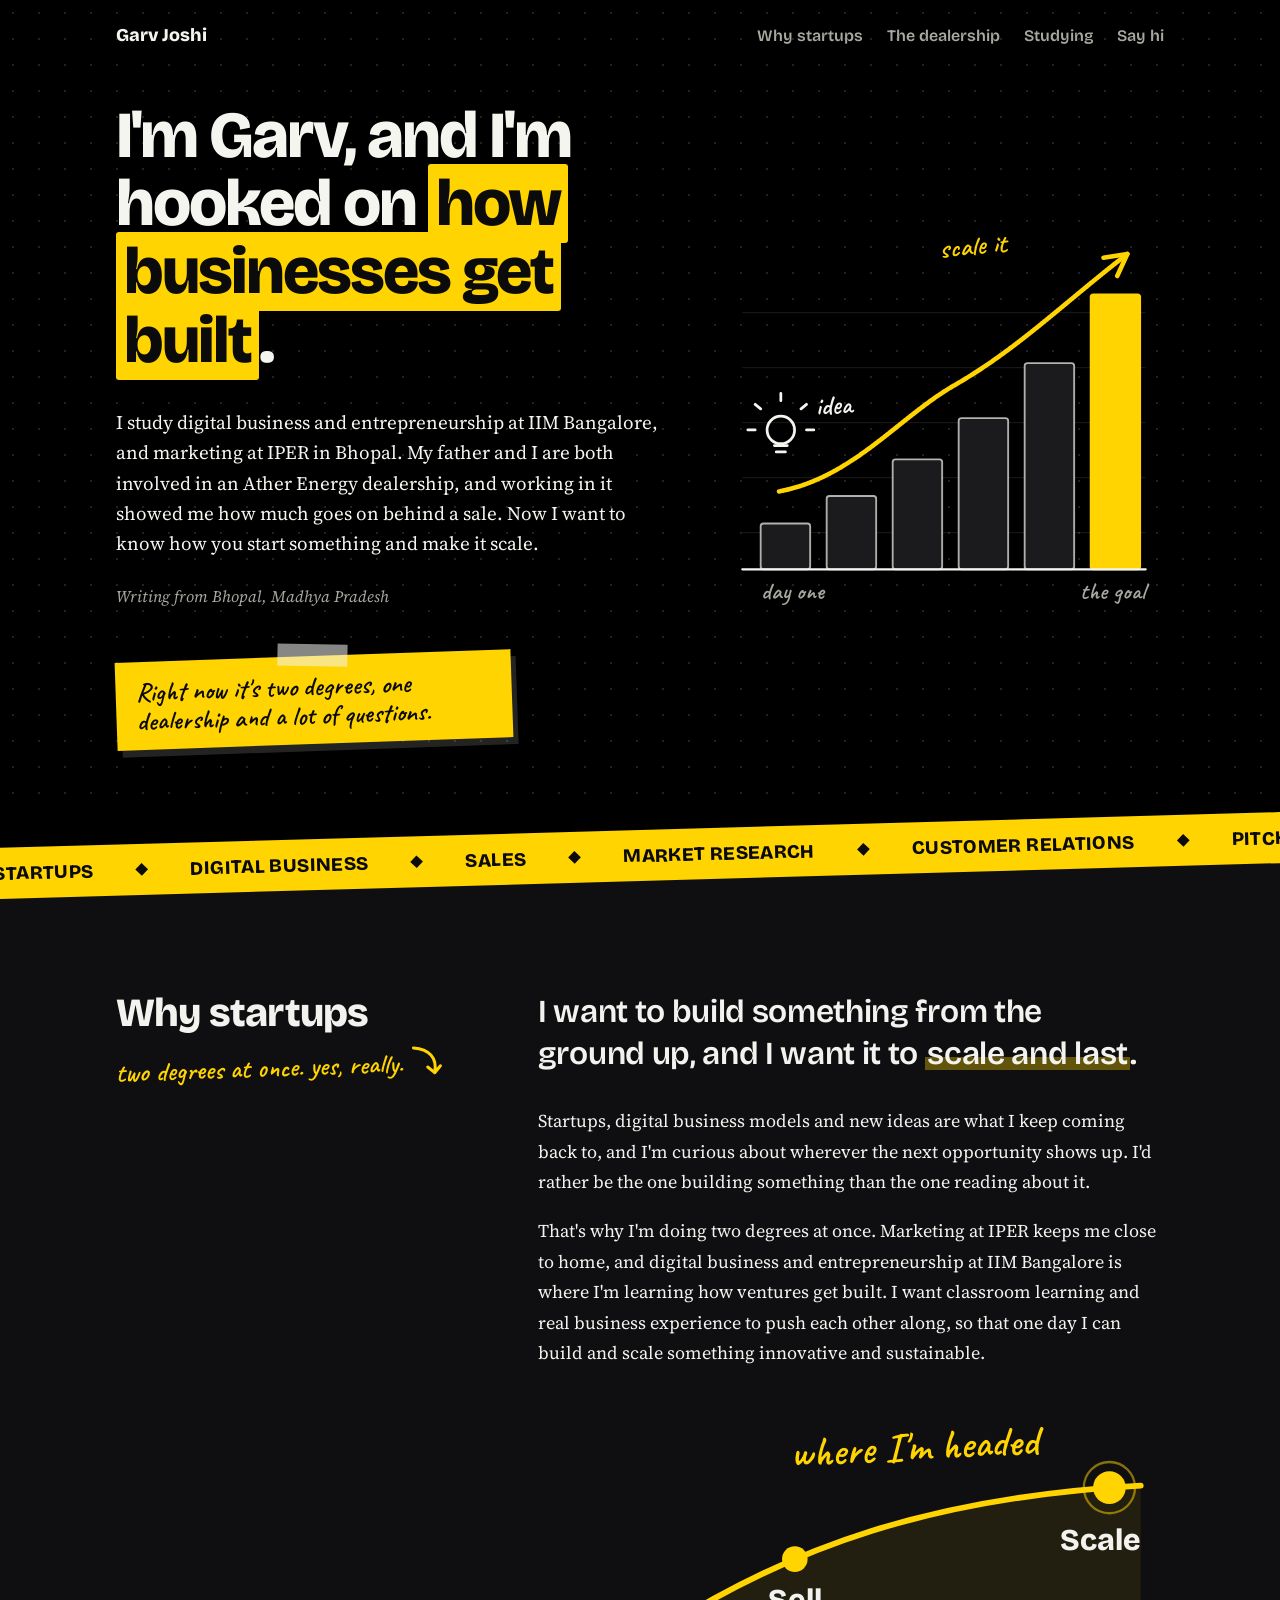
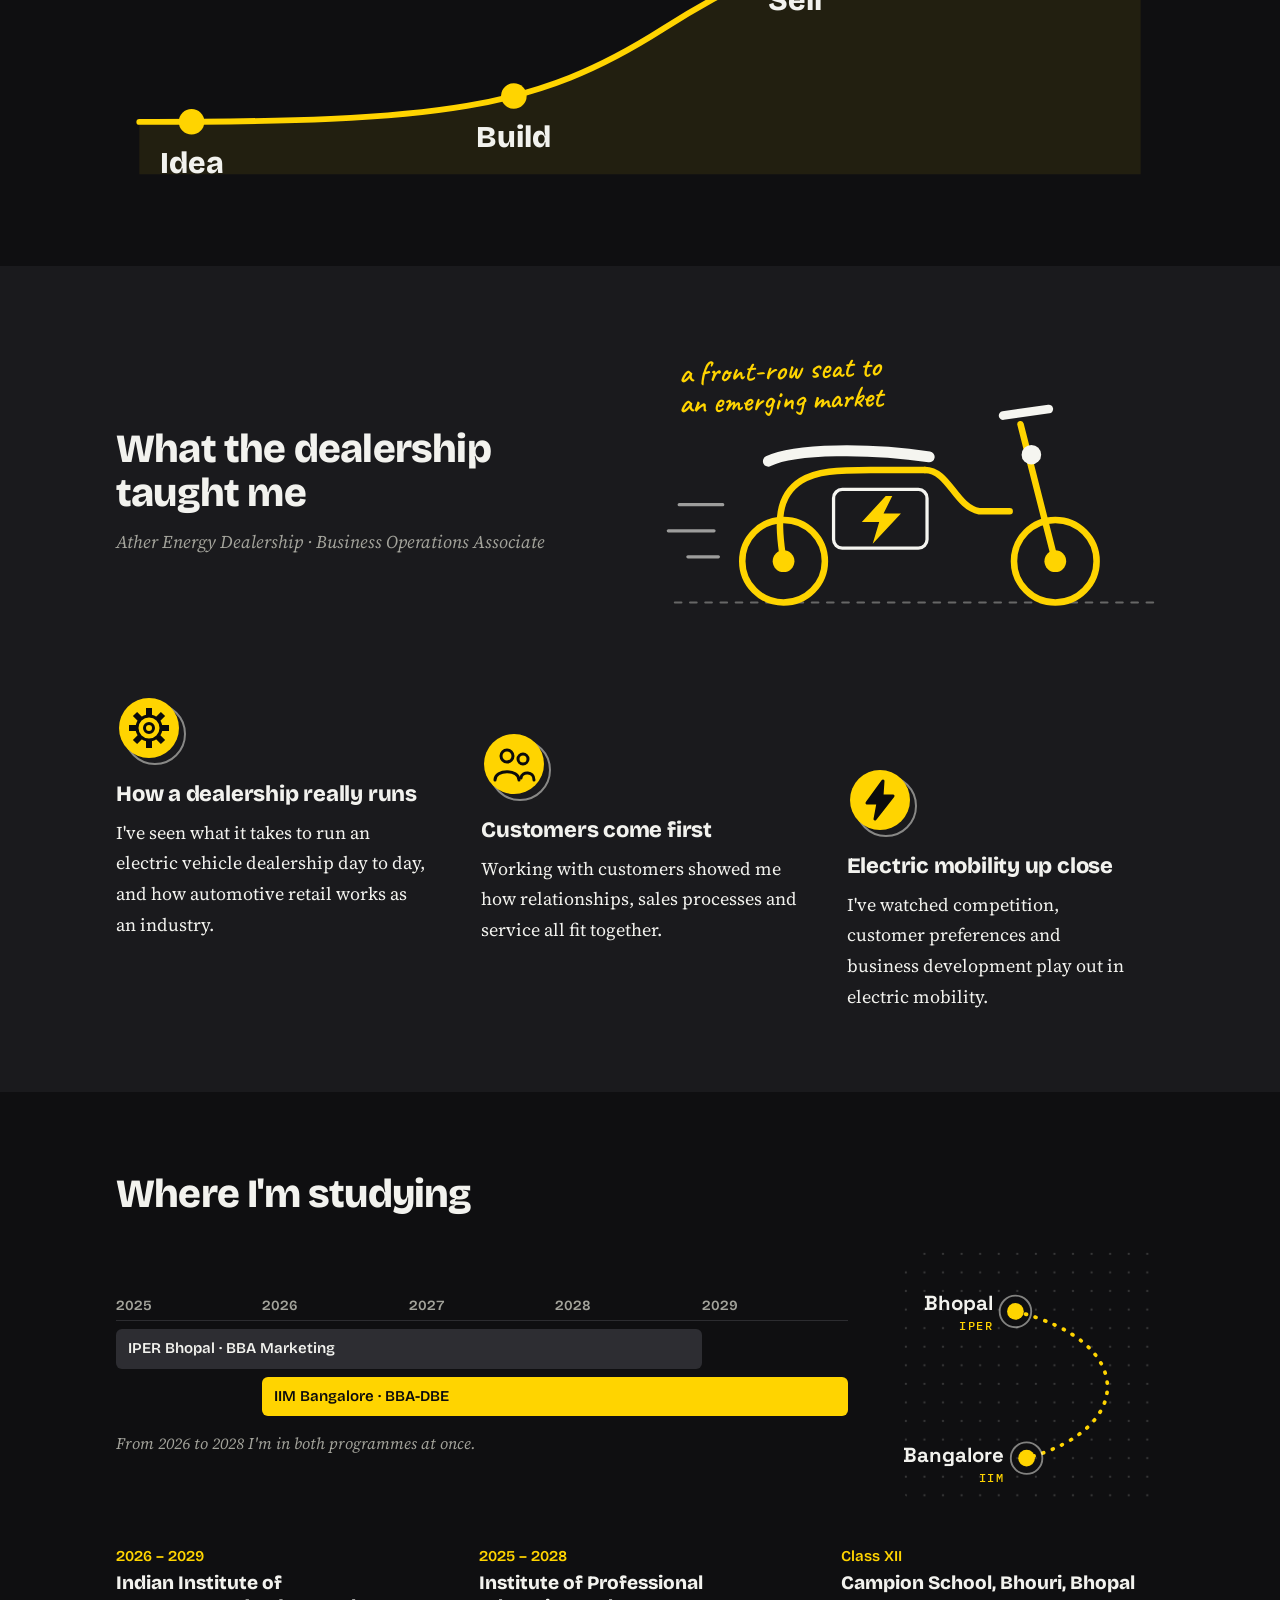
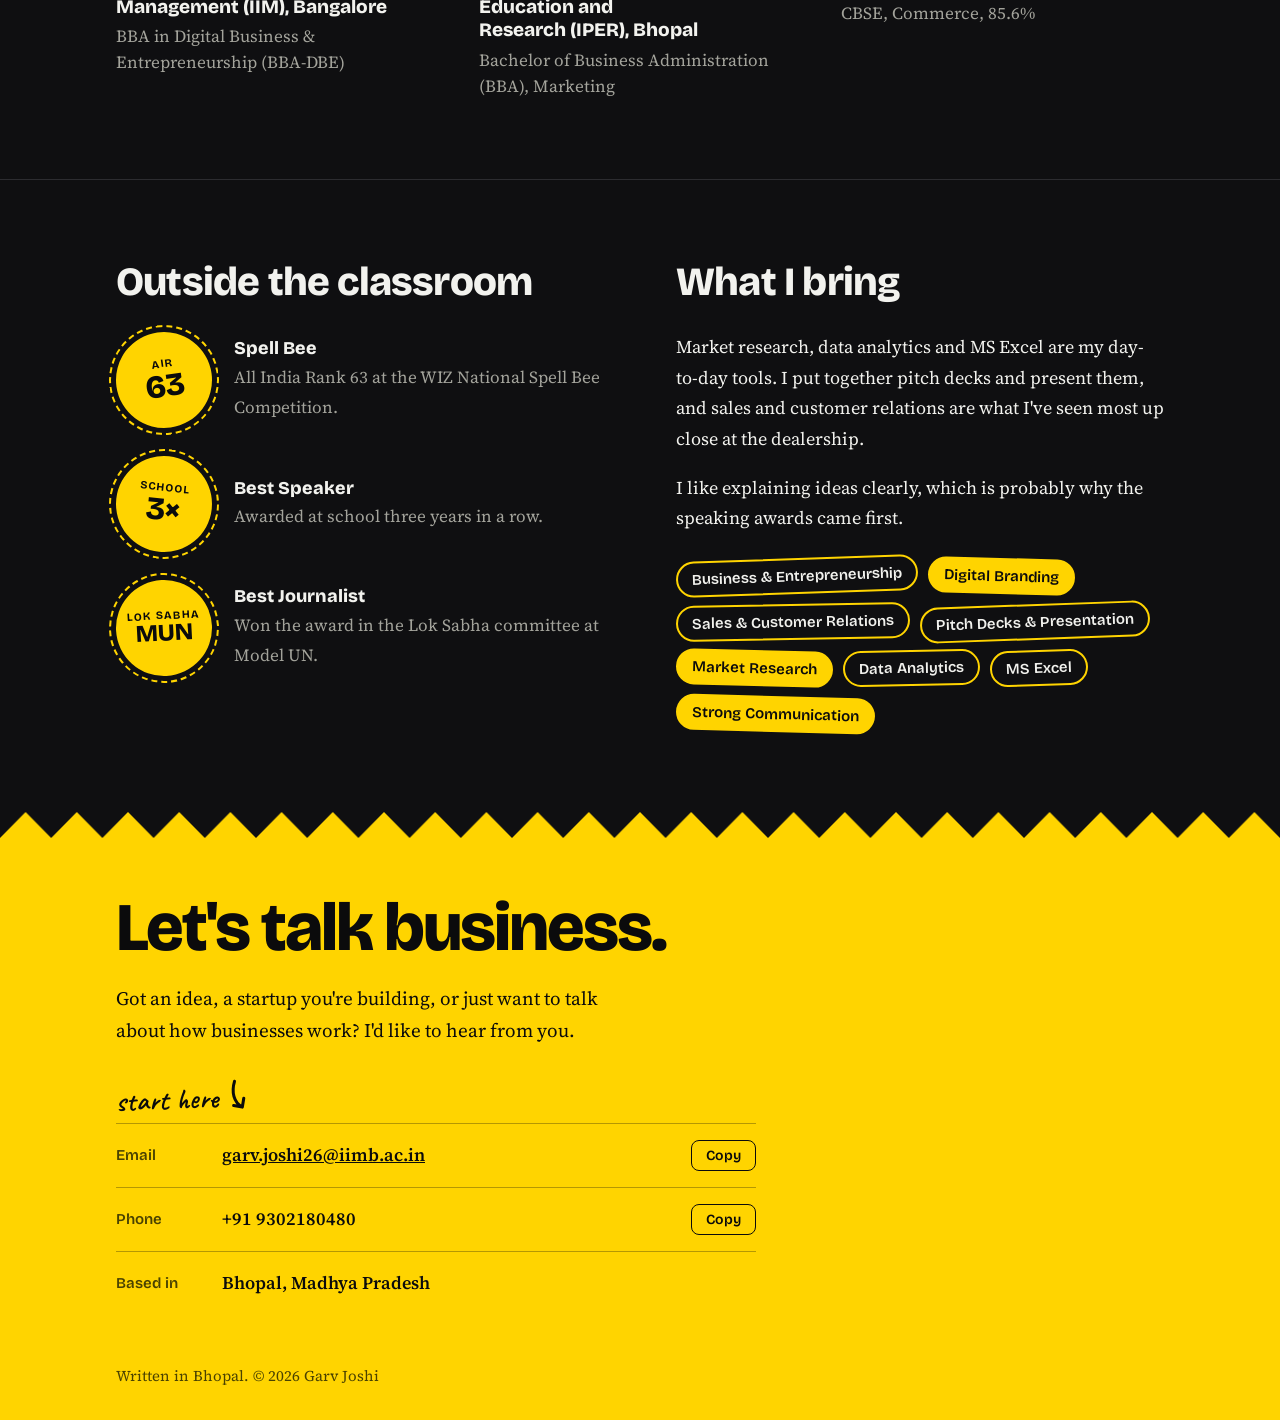
<file: index.html>
<!DOCTYPE html>
<html lang="en">
<head>
<meta charset="utf-8">
<meta name="viewport" content="width=device-width, initial-scale=1, viewport-fit=cover">
<title>Garv Joshi</title>
<link rel="stylesheet" href="https://fonts.googleapis.com/css2?family=Bricolage+Grotesque:wght@600;800&family=Source+Serif+4:ital,wght@0,400;0,600;1,400&family=Caveat:wght@600&family=Space+Grotesk:wght@600;700&family=IBM+Plex+Mono:wght@500&display=swap">
<link rel="stylesheet" href="style.css">
</head>
<body>

<header class="hero">
  <div class="wrap">
    <nav class="nav" aria-label="Sections">
      <a class="wordmark" href="#top">Garv Joshi</a>
      <ul>
        <li><a href="#why">Why startups</a></li>
        <li><a href="#showroom">The dealership</a></li>
        <li><a href="#study">Studying</a></li>
        <li><a href="#contact">Say hi</a></li>
      </ul>
    </nav>
    <div class="hero-grid" id="top">
      <div>
        <h1>I'm Garv, and I'm hooked on <span class="hl">how businesses get built</span>.</h1>
        <p class="intro">I study digital business and entrepreneurship at IIM Bangalore, and marketing at IPER in Bhopal. My father and I are both involved in an Ather Energy dealership, and working in it showed me how much goes on behind a sale. Now I want to know how you start something and make it scale.</p>
        <p class="where">Writing from Bhopal, Madhya Pradesh</p>
        <div class="postit">Right now it's two degrees, one dealership and a lot of questions.</div>
      </div>
      <svg class="hero-art" viewBox="0 0 480 440" role="img" aria-label="Sketch of six bars growing taller, a yellow arrow climbing above them, and a light bulb over the first bar">
        <g stroke="#F5F5F0" stroke-opacity=".12" stroke-width="1">
          <line x1="20" y1="100" x2="460" y2="100"/><line x1="20" y1="160" x2="460" y2="160"/>
          <line x1="20" y1="220" x2="460" y2="220"/><line x1="20" y1="280" x2="460" y2="280"/>
          <line x1="20" y1="340" x2="460" y2="340"/>
        </g>
        <g fill="#1B1B1E" stroke="#F5F5F0" stroke-width="2" stroke-opacity=".7">
          <rect x="40" y="330" width="54" height="50" rx="3"/>
          <rect x="112" y="300" width="54" height="80" rx="3"/>
          <rect x="184" y="260" width="54" height="120" rx="3"/>
          <rect x="256" y="215" width="54" height="165" rx="3"/>
          <rect x="328" y="155" width="54" height="225" rx="3"/>
        </g>
        <rect x="400" y="80" width="54" height="300" rx="3" fill="#FFD400" stroke="#FFD400" stroke-width="2"/>
        <line x1="20" y1="380" x2="460" y2="380" stroke="#F5F5F0" stroke-width="2.5" stroke-linecap="round"/>
        <path d="M60 295 C 140 280 190 215 250 180 C 320 140 370 90 440 36" fill="none" stroke="#FFD400" stroke-width="5" stroke-linecap="round" stroke-dasharray="1 0"/>
        <path d="M414 40 L440 36 L429 60" fill="none" stroke="#FFD400" stroke-width="5" stroke-linecap="round" stroke-linejoin="round"/>
        <g fill="none" stroke="#F5F5F0" stroke-width="3" stroke-linecap="round" stroke-linejoin="round">
          <circle cx="62" cy="228" r="15"/>
          <path d="M55 245 h14 M57 252 h10"/>
          <path d="M62 196 v-8 M40 205 l-6 -5 M84 205 l6 -5 M34 228 h-8 M90 228 h8"/>
        </g>
        <text x="100" y="212" class="hand" font-size="30" fill="#F5F5F0" transform="rotate(-4 100 212)">idea</text>
        <text x="236" y="40" class="hand" font-size="30" fill="#FFD400" transform="rotate(-5 236 40)">scale it</text>
        <text x="40" y="412" class="hand" font-size="26" fill="#A8A8A0">day one</text>
        <text x="388" y="412" class="hand" font-size="26" fill="#A8A8A0">the goal</text>
      </svg>
    </div>
  </div>
</header>

<div class="tape-wrap" aria-hidden="true">
  <div class="tape">
    <div class="tape-track">
      <div class="grp"><span>Startups</span><span>Digital business</span><span>Sales</span><span>Market research</span><span>Customer relations</span><span>Pitch decks</span><span>Data analytics</span><span>Digital branding</span></div>
      <div class="grp"><span>Startups</span><span>Digital business</span><span>Sales</span><span>Market research</span><span>Customer relations</span><span>Pitch decks</span><span>Data analytics</span><span>Digital branding</span></div>
    </div>
  </div>
</div>

<main>
  <section id="why">
    <div class="wrap">
      <div class="why-grid">
        <div><h2>Why startups</h2><p class="aside">two degrees at once. yes, really.<svg viewBox="0 0 40 44" aria-hidden="true"><path d="M6 6 C 24 8, 34 18, 30 36 M30 36 L22 29 M30 36 L37 28" fill="none" stroke="#FFD400" stroke-width="3.5" stroke-linecap="round" stroke-linejoin="round"/></svg></p></div>
        <div>
          <p class="pull">I want to build something from the ground up, and I want it to <span class="soft">scale and last</span>.</p>
          <p>Startups, digital business models and new ideas are what I keep coming back to, and I'm curious about wherever the next opportunity shows up. I'd rather be the one building something than the one reading about it.</p>
          <p>That's why I'm doing two degrees at once. Marketing at IPER keeps me close to home, and digital business and entrepreneurship at IIM Bangalore is where I'm learning how ventures get built. I want classroom learning and real business experience to push each other along, so that one day I can build and scale something innovative and sustainable.</p>
        </div>
      </div>
      <figure class="curve">
        <svg viewBox="0 0 900 310" role="img" aria-label="A growth curve that starts flat and climbs, with four stages marked: idea, build, sell, scale">
          <path d="M20 255 C 280 255, 360 245, 470 175 C 580 105, 700 62, 880 52 L880 300 L20 300 Z" fill="#FFD400" fill-opacity=".08"/>
          <path id="growth-path" d="M20 255 C 280 255, 360 245, 470 175 C 580 105, 700 62, 880 52" fill="none" stroke="#FFD400" stroke-width="5" stroke-linecap="round"/>
          <g data-t="0.05"><circle r="11" fill="#FFD400"/><text y="44" text-anchor="middle" class="disp" font-size="26" fill="#F2F2EE">Idea</text></g>
          <g data-t="0.36"><circle r="11" fill="#FFD400"/><text y="44" text-anchor="middle" class="disp" font-size="26" fill="#F2F2EE">Build</text></g>
          <g data-t="0.66"><circle r="11" fill="#FFD400"/><text y="44" text-anchor="middle" class="disp" font-size="26" fill="#F2F2EE">Sell</text></g>
          <g data-t="0.97"><circle r="14" fill="#FFD400"/><circle r="22" fill="none" stroke="#FFD400" stroke-opacity=".5" stroke-width="2"/><text y="54" x="-8" text-anchor="middle" class="disp" font-size="26" fill="#F2F2EE">Scale</text></g>
          <text x="580" y="36" class="hand" font-size="36" fill="#FFD400" transform="rotate(-3 580 36)">where I'm headed</text>
        </svg>
      </figure>
    </div>
  </section>

  <section id="showroom" class="showroom">
    <div class="wrap">
      <div class="show-top">
        <div>
          <h2>What the dealership taught me</h2>
          <p class="sub">Ather Energy Dealership &middot; Business Operations Associate</p>
        </div>
        <svg class="scooter" viewBox="0 0 460 270" role="img" aria-label="Line sketch of an electric scooter with a lightning bolt on its battery">
          <line x1="10" y1="236" x2="450" y2="236" stroke="#F5F5F0" stroke-opacity=".35" stroke-width="2" stroke-dasharray="6 8" stroke-linecap="round"/>
          <g stroke="#F5F5F0" stroke-opacity=".6" stroke-width="3" stroke-linecap="round"><line x1="14" y1="146" x2="54" y2="146"/><line x1="4" y1="170" x2="46" y2="170"/><line x1="22" y1="194" x2="50" y2="194"/></g>
          <g fill="none" stroke="#FFD400" stroke-width="6" stroke-linecap="round" stroke-linejoin="round">
            <circle cx="110" cy="198" r="38"/>
            <circle cx="360" cy="198" r="38"/>
            <path d="M110 198 C 104 162 104 138 126 124 C 140 115 160 114 190 114 L 240 114"/>
            <path d="M240 114 C 262 114 268 148 290 152 L 318 152"/>
            <path d="M360 198 L 328 72"/>
          </g>
          <circle cx="110" cy="198" r="10" fill="#FFD400"/>
          <circle cx="360" cy="198" r="10" fill="#FFD400"/>
          <path d="M96 106 C 120 94 190 94 244 102" fill="none" stroke="#F5F5F0" stroke-width="10" stroke-linecap="round"/>
          <path d="M312 64 L354 58" fill="none" stroke="#F5F5F0" stroke-width="8" stroke-linecap="round"/>
          <circle cx="338" cy="100" r="9" fill="#F5F5F0"/>
          <rect x="156" y="132" width="86" height="54" rx="8" fill="none" stroke="#F5F5F0" stroke-width="3"/>
          <path d="M204 138 L182 162 H198 L192 182 L218 154 H202 L210 138 Z" fill="#FFD400"/>
          <text x="14" y="34" class="hand" font-size="28" fill="#FFD400" transform="rotate(-2 14 34)">a front-row seat to</text>
          <text x="14" y="62" class="hand" font-size="28" fill="#FFD400" transform="rotate(-2 14 62)">an emerging market</text>
        </svg>
      </div>
      <div class="steps">
        <div class="item">
          <svg class="ico" viewBox="0 0 72 72" aria-hidden="true"><circle cx="39" cy="39" r="30" fill="none" stroke="#F5F5F0" stroke-opacity=".5" stroke-width="2"/><circle cx="33" cy="33" r="30" fill="#FFD400"/><g transform="translate(9 9)" fill="none" stroke="#0B0B0C" stroke-width="3" stroke-linecap="round" stroke-linejoin="round"><circle cx="24" cy="24" r="12"/><circle cx="24" cy="24" r="4.5"/><g stroke-width="6" stroke-linecap="butt"><path d="M24 4v7"/><path d="M24 37v7"/><path d="M4 24h7"/><path d="M37 24h7"/><path d="M10 10l5 5"/><path d="M33 33l5 5"/><path d="M38 10l-5 5"/><path d="M15 33l-5 5"/></g></g></svg>
          <h3>How a dealership really runs</h3>
          <p>I've seen what it takes to run an electric vehicle dealership day to day, and how automotive retail works as an industry.</p>
        </div>
        <div class="item">
          <svg class="ico" viewBox="0 0 72 72" aria-hidden="true"><circle cx="39" cy="39" r="30" fill="none" stroke="#F5F5F0" stroke-opacity=".5" stroke-width="2"/><circle cx="33" cy="33" r="30" fill="#FFD400"/><g transform="translate(9 9)" fill="none" stroke="#0B0B0C" stroke-width="3" stroke-linecap="round" stroke-linejoin="round"><circle cx="17" cy="16" r="6"/><path d="M5 40 C5 29 29 29 29 40"/><circle cx="33" cy="19" r="5"/><path d="M31 38 C32 31 44 31 44 40"/></g></svg>
          <h3>Customers come first</h3>
          <p>Working with customers showed me how relationships, sales processes and service all fit together.</p>
        </div>
        <div class="item">
          <svg class="ico" viewBox="0 0 72 72" aria-hidden="true"><circle cx="39" cy="39" r="30" fill="none" stroke="#F5F5F0" stroke-opacity=".5" stroke-width="2"/><circle cx="33" cy="33" r="30" fill="#FFD400"/><g transform="translate(9 9)" fill="#0B0B0C" stroke="#0B0B0C" stroke-width="3" stroke-linejoin="round"><path d="M27 5 L11 27 H22 L19 43 L37 20 H26 Z"/></g></svg>
          <h3>Electric mobility up close</h3>
          <p>I've watched competition, customer preferences and business development play out in electric mobility.</p>
        </div>
      </div>
    </div>
  </section>

  <section id="study" class="study">
    <div class="wrap">
      <h2>Where I'm studying</h2>
      <div class="study-top">
        <div>
          <div class="tl" role="img" aria-label="Timeline: IPER Bhopal BBA from 2025 to 2028, IIM Bangalore BBA-DBE from 2026 to 2029, overlapping from 2026 to 2028">
            <span class="yr">2025</span><span class="yr">2026</span><span class="yr">2027</span><span class="yr">2028</span><span class="yr">2029</span>
            <div class="bar b">IPER Bhopal &middot; BBA Marketing</div>
            <div class="bar a">IIM Bangalore &middot; BBA-DBE</div>
          </div>
          <p class="tl-note">From 2026 to 2028 I'm in both programmes at once.</p>
        </div>
        <svg class="route" viewBox="0 0 280 270" role="img" aria-label="Dotted route from Bhopal in the north to Bangalore in the south">
          <defs><pattern id="mapdots" width="20" height="20" patternUnits="userSpaceOnUse"><circle cx="2" cy="2" r="1.2" fill="#F5F5F0" fill-opacity=".18"/></pattern></defs>
          <rect x="0" y="0" width="280" height="270" rx="14" fill="url(#mapdots)"/>
          <path d="M120 64 C 250 96, 250 190, 132 222" fill="none" stroke="#FFD400" stroke-width="4" stroke-linecap="round" stroke-dasharray="1 10"/>
          <circle cx="120" cy="64" r="17" fill="none" stroke="#F5F5F0" stroke-opacity=".5" stroke-width="2"/>
          <circle cx="120" cy="64" r="9" fill="#FFD400"/>
          <circle cx="132" cy="222" r="17" fill="none" stroke="#F5F5F0" stroke-opacity=".5" stroke-width="2"/>
          <circle cx="132" cy="222" r="9" fill="#FFD400"/>
          <text x="96" y="62" text-anchor="end" class="map-city" font-size="22" fill="#F2F2EE">Bhopal</text>
          <text x="96" y="84" text-anchor="end" class="map-tag" font-size="13" fill="#FFD400">IPER</text>
          <text x="108" y="226" text-anchor="end" class="map-city" font-size="22" fill="#F2F2EE">Bangalore</text>
          <text x="108" y="248" text-anchor="end" class="map-tag" font-size="13" fill="#FFD400">IIM</text>
        </svg>
      </div>
      <div class="cols3">
        <div>
          <p class="when">2026 &ndash; 2029</p>
          <h3>Indian Institute of Management (IIM), Bangalore</h3>
          <p>BBA in Digital Business &amp; Entrepreneurship (BBA-DBE)</p>
        </div>
        <div>
          <p class="when">2025 &ndash; 2028</p>
          <h3>Institute of Professional Education and Research (IPER), Bhopal</h3>
          <p>Bachelor of Business Administration (BBA), Marketing</p>
        </div>
        <div>
          <p class="when">Class XII</p>
          <h3>Campion School, Bhouri, Bhopal</h3>
          <p>CBSE, Commerce, 85.6%</p>
        </div>
      </div>
    </div>
  </section>

  <div class="two-wrap">
    <section>
      <div class="wrap two">
        <div>
          <h2>Outside the classroom</h2>
          <ul class="stickers">
            <li class="stk">
              <div class="sticker" aria-hidden="true"><small>AIR</small><b>63</b></div>
              <div><strong>Spell Bee</strong><span class="t">All India Rank 63 at the WIZ National Spell Bee Competition.</span></div>
            </li>
            <li class="stk">
              <div class="sticker" aria-hidden="true"><small>School</small><b>3&times;</b></div>
              <div><strong>Best Speaker</strong><span class="t">Awarded at school three years in a row.</span></div>
            </li>
            <li class="stk">
              <div class="sticker" aria-hidden="true"><small>Lok Sabha</small><b class="sm">MUN</b></div>
              <div><strong>Best Journalist</strong><span class="t">Won the award in the Lok Sabha committee at Model UN.</span></div>
            </li>
          </ul>
        </div>
        <div>
          <h2>What I bring</h2>
          <p>Market research, data analytics and MS Excel are my day-to-day tools. I put together pitch decks and present them, and sales and customer relations are what I've seen most up close at the dealership.</p>
          <p>I like explaining ideas clearly, which is probably why the speaking awards came first.</p>
          <ul class="chips">
            <li>Business &amp; Entrepreneurship</li>
            <li>Digital Branding</li>
            <li>Sales &amp; Customer Relations</li>
            <li>Pitch Decks &amp; Presentation</li>
            <li>Market Research</li>
            <li>Data Analytics</li>
            <li>MS Excel</li>
            <li>Strong Communication</li>
          </ul>
        </div>
      </div>
    </section>
  </div>
</main>

<svg class="zig" viewBox="0 0 1200 26" preserveAspectRatio="none" aria-hidden="true"><defs><pattern id="zz" width="48" height="26" patternUnits="userSpaceOnUse"><path d="M0 26 L24 0 L48 26 Z" fill="#FFD400"/></pattern></defs><rect width="1200" height="26" fill="url(#zz)"/></svg>
<footer class="contact" id="contact">
  <div class="wrap">
    <h2>Let's talk business.</h2>
    <p class="ask">Got an idea, a startup you're building, or just want to talk about how businesses work? I'd like to hear from you.</p>
    <p class="start">start here<svg viewBox="0 0 30 40" aria-hidden="true"><path d="M10 4 C 6 16, 8 28, 18 34 M18 34 L8 32 M18 34 L20 24" fill="none" stroke="#0B0B0C" stroke-width="3.5" stroke-linecap="round" stroke-linejoin="round"/></svg></p>
    <dl class="rows">
      <div class="row">
        <dt>Email</dt>
        <dd id="val-email"><a href="mailto:garv.joshi26@iimb.ac.in">garv.joshi26@iimb.ac.in</a></dd>
        <button class="copy" type="button" data-copy="val-email" aria-label="Copy email address">Copy</button>
      </div>
      <div class="row">
        <dt>Phone</dt>
        <dd id="val-phone">+91 9302180480</dd>
        <button class="copy" type="button" data-copy="val-phone" aria-label="Copy phone number">Copy</button>
      </div>
      <div class="row">
        <dt>Based in</dt>
        <dd>Bhopal, Madhya Pradesh</dd>
      </div>
    </dl>
    <p class="foot">Written in Bhopal. &copy; 2026 Garv Joshi</p>
  </div>
</footer>

<script>
(function () {
  var p = document.getElementById('growth-path');
  if (p && p.getPointAtLength) {
    var L = p.getTotalLength();
    document.querySelectorAll('[data-t]').forEach(function (g) {
      var pt = p.getPointAtLength(L * parseFloat(g.getAttribute('data-t')));
      g.setAttribute('transform', 'translate(' + pt.x + ' ' + pt.y + ')');
    });
  }
})();
document.querySelectorAll('[data-copy]').forEach(function (btn) {
  btn.addEventListener('click', function () {
    var el = document.getElementById(btn.getAttribute('data-copy'));
    var text = el.textContent.trim();
    function selectText() {
      var r = document.createRange();
      r.selectNodeContents(el);
      var s = window.getSelection();
      s.removeAllRanges();
      s.addRange(r);
      btn.textContent = 'Selected';
    }
    try {
      if (navigator.clipboard && navigator.clipboard.writeText) {
        navigator.clipboard.writeText(text).then(function () { btn.textContent = 'Copied'; }, selectText);
      } else {
        selectText();
      }
    } catch (e) {
      selectText();
    }
    setTimeout(function () { btn.textContent = 'Copy'; }, 2000);
  });
});
</script>
</body>
</html>
</file>
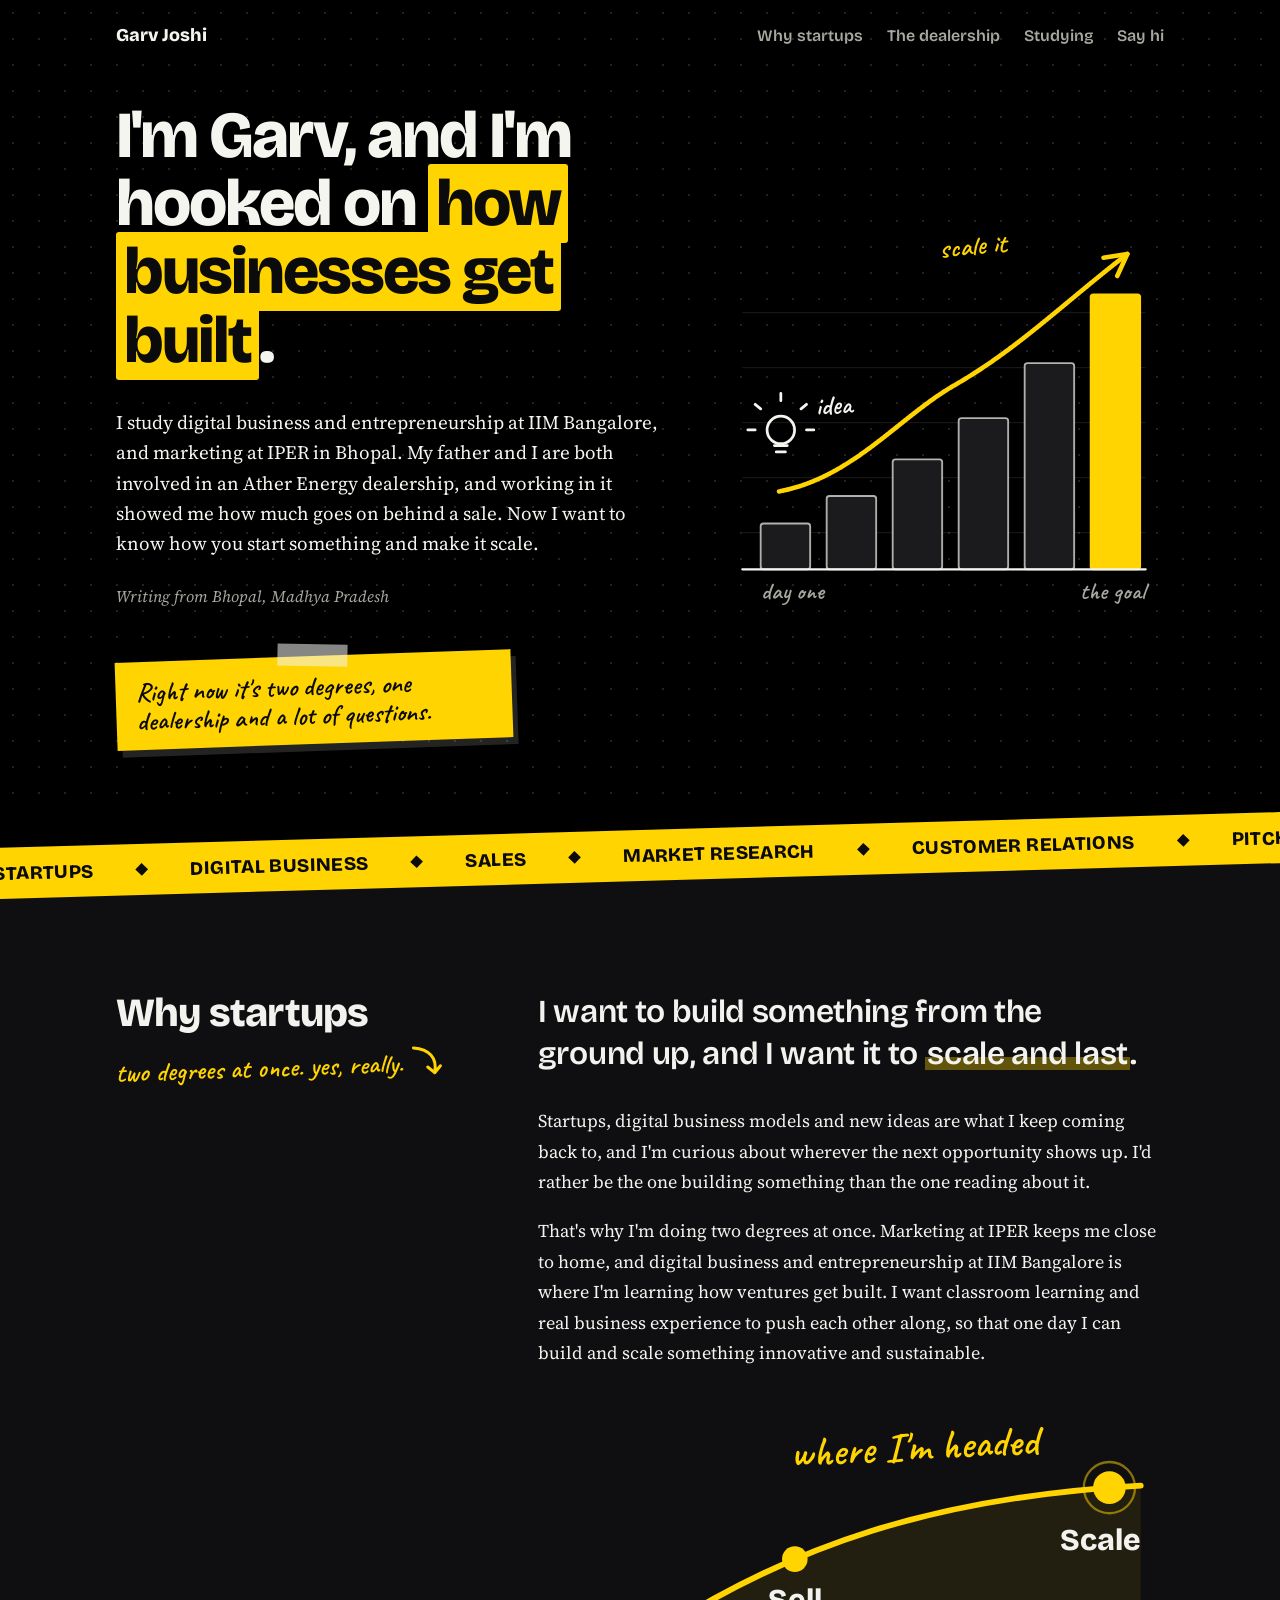
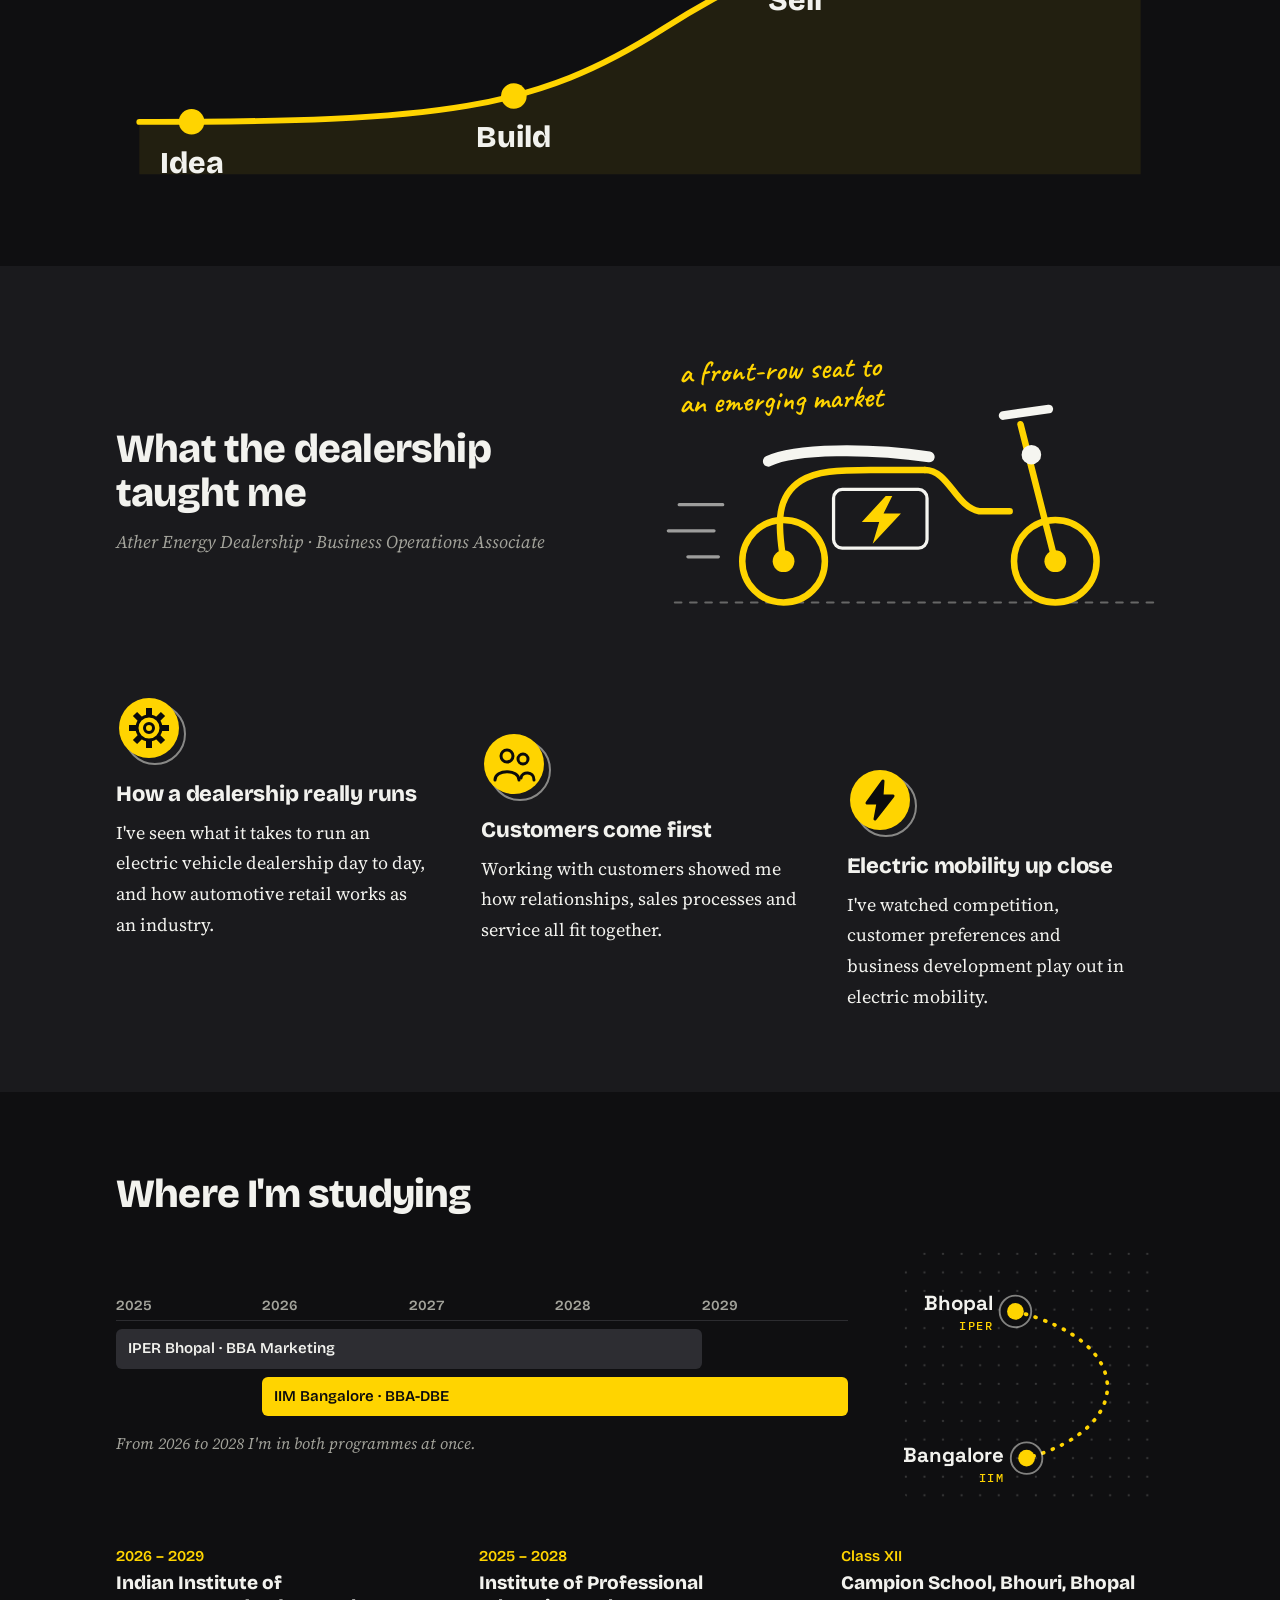
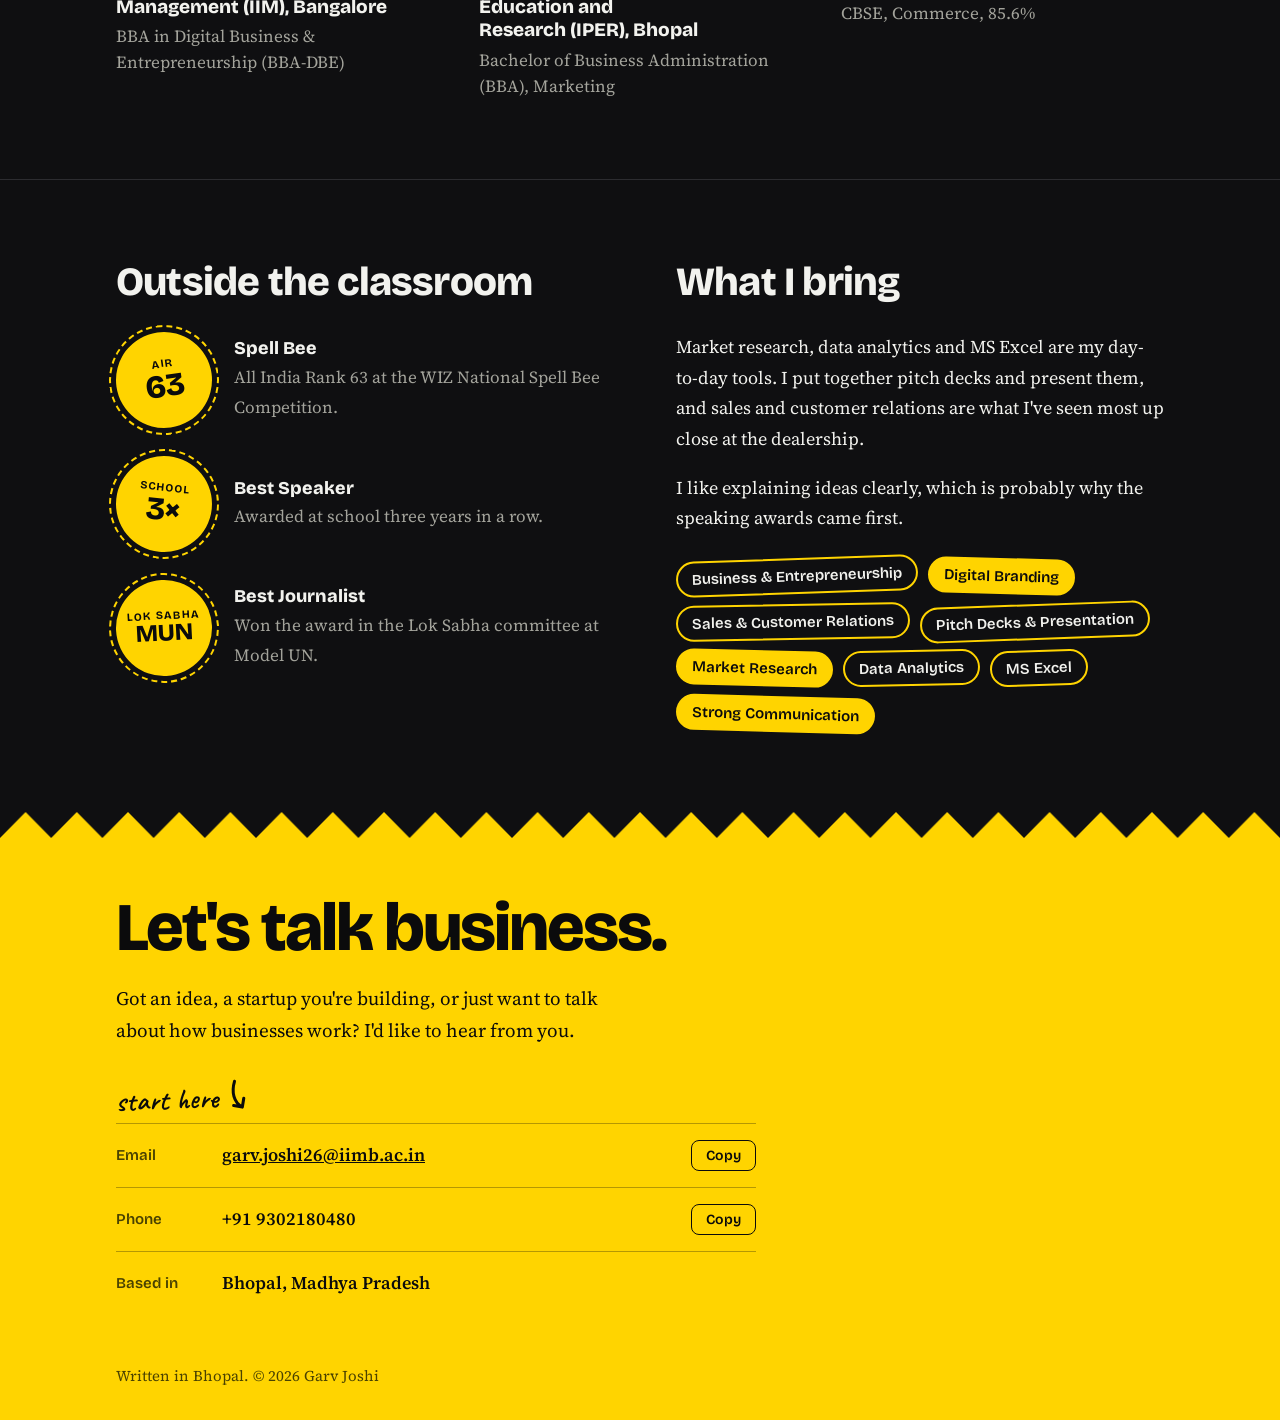
<file: GARV JOSHI-RESUME-WEBSITE.html>
<!doctype html><html><head><meta charset=utf8><meta name=viewport content="width=device-width,initial-scale=1,viewport-fit=cover"><style>:root{color-scheme:light;box-sizing:border-box;padding-top:env(safe-area-inset-top,0px);padding-bottom:env(safe-area-inset-bottom,0px)}html{scroll-padding-top:env(safe-area-inset-top,0px)}body{margin:0;padding:0;font:14px -apple-system,BlinkMacSystemFont,sans-serif;background:#fff;color:#000}img{max-width:100%}[hidden]:not([hidden=until-found i]){display:none!important}</style></head><body>
<title>Garv Joshi</title>
<meta name="claude:viewport-fit-sides" content="cover">
<link rel="stylesheet" href="https://fonts.googleapis.com/css2?family=Bricolage+Grotesque:wght@600;800&family=Source+Serif+4:ital,wght@0,400;0,600;1,400&family=Caveat:wght@600&family=Space+Grotesk:wght@600;700&family=IBM+Plex+Mono:wght@500&display=swap">
<style>
/* Layout: black dotted-grid hero with a hand-drawn growth chart, a tilted yellow keyword tape, then prose sections that each carry one illustration (growth curve, scooter sketch, Bhopal-Bangalore route, award stickers), and a zigzag edge into a solid yellow contact band. One deliberate look: black, yellow, soft white. */
:root {
  --font-display: "Bricolage Grotesque", "Arial Narrow", Arial, sans-serif;
  --font-body: "Source Serif 4", Cambria, Georgia, serif;
  --font-hand: "Caveat", "Comic Sans MS", cursive;
  --font-map: "Space Grotesk", Arial, sans-serif;
  --font-tag: "IBM Plex Mono", Consolas, "Courier New", monospace;
  --hero-bg: #000000;
  --hero-fg: #F5F5F0;
  --hero-muted: #A8A8A0;
  --bg: #0F0F11;
  --tint: #1A1A1D;
  --fg: #F2F2EE;
  --muted: #A3A39B;
  --line: #2C2C30;
  --mark: #FFD400;
  --mark-fg: #0B0B0C;
  --mark-soft: rgba(255, 212, 0, .35);
  --bar-a: #FFD400;
  --bar-a-fg: #0B0B0C;
  --bar-b: #2D2D32;
  --bar-b-fg: #F2F2EE;
  --yellow-bg: #FFD400;
  --yellow-fg: #0B0B0C;
  --yellow-muted: #4A4200;
  --yellow-line: rgba(11, 11, 12, .3);
  color-scheme: dark;
}

*, *::before, *::after { box-sizing: border-box; }
body {
  background: var(--bg);
  color: var(--fg);
  font: 400 1.125rem/1.7 var(--font-body);
  -webkit-font-smoothing: antialiased;
  overflow-x: clip;
}
.wrap {
  width: 100%;
  max-width: 1080px;
  margin-inline: auto;
  padding-left: max(16px, env(safe-area-inset-left, 0px));
  padding-right: max(16px, env(safe-area-inset-right, 0px));
}
a { color: inherit; }
a:focus-visible, button:focus-visible { outline: 2px solid var(--mark); outline-offset: 3px; }
.contact a:focus-visible, .contact button:focus-visible { outline-color: var(--yellow-fg); }
@media (prefers-reduced-motion: no-preference) {
  a, button { transition: color .15s, background-color .15s, border-color .15s, transform .2s; }
}
h2, h3 { font-family: var(--font-display); text-wrap: balance; }
h2 { margin: 0; font-weight: 800; font-size: clamp(1.75rem, 4vw, 2.5rem); line-height: 1.1; letter-spacing: -.02em; }
p { margin: 0 0 1em; text-wrap: pretty; }
p:last-child { margin-bottom: 0; }
svg { display: block; }
.hand { font-family: var(--font-hand); font-weight: 600; }
.disp { font-family: var(--font-display); font-weight: 800; }
.map-city { font-family: var(--font-map); font-weight: 700; }
.map-tag { font-family: var(--font-tag); font-weight: 500; letter-spacing: .12em; }
.postit { position: relative; display: inline-block; margin-top: 30px; padding: 16px 20px 14px; max-width: 15em; background: var(--mark); color: var(--mark-fg); font: 600 1.65rem/1.1 var(--font-hand); transform: rotate(-2deg); box-shadow: 5px 7px 0 rgba(245, 245, 240, .14); }
.postit::before { content: ""; position: absolute; top: -12px; left: 50%; width: 70px; height: 22px; margin-left: -35px; background: rgba(245, 245, 240, .55); transform: rotate(3deg); }
.aside { display: flex; align-items: flex-start; gap: 6px; margin: 18px 0 0; color: var(--mark); font: 600 1.7rem/1.1 var(--font-hand); transform: rotate(-2deg); max-width: 11em; }
.aside svg { flex: none; width: 34px; height: auto; margin-top: -6px; }
.start { display: flex; align-items: flex-end; gap: 8px; margin: 0 0 6px; font: 600 1.8rem/1 var(--font-hand); transform: rotate(-2deg); transform-origin: left bottom; }
.start svg { width: 26px; height: auto; }
.soft { background: linear-gradient(transparent 58%, var(--mark-soft) 58% 92%, transparent 92%); padding: 0 .08em; -webkit-box-decoration-break: clone; box-decoration-break: clone; }

/* Hero */
.hero {
  background-color: var(--hero-bg);
  background-image: radial-gradient(rgba(245, 245, 240, .14) 1px, transparent 1px);
  background-size: 26px 26px;
  color: var(--hero-fg);
}
.hero .wrap { padding-block: 24px 56px; }
.nav { display: flex; flex-wrap: wrap; justify-content: space-between; align-items: baseline; gap: 10px 28px; font: 600 1rem var(--font-display); margin-bottom: 56px; }
.nav ul { display: flex; flex-wrap: wrap; gap: 6px 24px; list-style: none; margin: 0; padding: 0; }
.nav a { text-decoration: none; color: var(--hero-muted); }
.nav a:hover { color: var(--mark); }
.nav .wordmark { color: var(--hero-fg); font-weight: 800; font-size: 1.125rem; }
.hero-grid { display: grid; gap: 40px; align-items: center; }
@media (min-width: 860px) { .hero-grid { grid-template-columns: minmax(0, 1.12fr) minmax(0, .88fr); gap: 48px; } }
h1 { margin: 0 0 32px; font: 800 clamp(2.4rem, 5.4vw, 4.1rem)/1.04 var(--font-display); letter-spacing: -.03em; text-wrap: balance; }
.hero .hl { background: var(--mark); color: var(--mark-fg); padding: 0 .12em; border-radius: 3px; -webkit-box-decoration-break: clone; box-decoration-break: clone; }
.intro { max-width: 34em; font-size: 1.1875rem; line-height: 1.6; color: var(--hero-fg); }
.where { margin-top: 24px; color: var(--hero-muted); font-size: 1rem; font-style: italic; }
.hero-art { width: 100%; max-width: 480px; height: auto; justify-self: center; }

/* Keyword tape */
.tape-wrap { overflow: hidden; padding-block: 30px; background: linear-gradient(var(--hero-bg) 50%, var(--bg) 50%); }
.tape { background: var(--mark); color: var(--mark-fg); transform: rotate(-1.6deg); margin-inline: -4%; white-space: nowrap; overflow: hidden; }
.tape-track { display: inline-flex; animation: tape 46s linear infinite; }
.grp { display: inline-flex; align-items: center; flex: none; }
.grp span { padding: 14px 0 14px 44px; font: 800 1.1875rem var(--font-display); text-transform: uppercase; letter-spacing: .02em; display: inline-flex; align-items: center; gap: 44px; }
.grp span::after { content: ""; width: 9px; height: 9px; background: var(--mark-fg); transform: rotate(45deg); }
@keyframes tape { to { transform: translateX(-50%); } }
@media (prefers-reduced-motion: reduce) { .tape-track { animation: none; } }

/* Sections */
main section { padding-block: 80px; }
.why-grid { display: grid; gap: 28px; }
@media (min-width: 820px) { .why-grid { grid-template-columns: 4fr 7fr; gap: 64px; } }
.pull { font: 600 clamp(1.45rem, 3vw, 2rem)/1.3 var(--font-display); letter-spacing: -.01em; margin-bottom: 1em; text-wrap: balance; }
.why-grid p { max-width: 36em; }
.curve { margin: 56px 0 0; }
.curve svg { width: 100%; height: auto; }

.showroom { background: var(--tint); }
.show-top { display: grid; gap: 24px; align-items: center; margin-bottom: 56px; }
@media (min-width: 820px) { .show-top { grid-template-columns: 1fr 1fr; gap: 48px; } }
.showroom .sub { margin: 12px 0 0; color: var(--muted); font-style: italic; }
.scooter { width: 100%; max-width: 520px; height: auto; justify-self: center; }
.steps { display: grid; gap: 36px; }
@media (min-width: 820px) { .steps { grid-template-columns: repeat(3, minmax(0, 1fr)); gap: 40px 48px; } .steps .item:nth-child(2) { margin-top: 36px; } .steps .item:nth-child(3) { margin-top: 72px; } }
.ico { width: 72px; height: 72px; margin-bottom: 14px; }
.item h3 { margin: 0 0 10px; font-weight: 800; font-size: 1.375rem; line-height: 1.2; letter-spacing: -.01em; }
.item p { color: var(--fg); }

.study h2 { margin-bottom: 36px; }
.study-top { display: grid; gap: 36px; margin-bottom: 44px; }
@media (min-width: 820px) { .study-top { grid-template-columns: minmax(0, 1fr) 260px; align-items: center; gap: 56px; } }
.tl { display: grid; grid-template-columns: repeat(5, minmax(0, 1fr)); row-gap: 8px; }
.tl .yr { grid-row: 1; padding-bottom: 6px; border-bottom: 1px solid var(--line); color: var(--muted); font: 600 .875rem var(--font-display); font-variant-numeric: tabular-nums; }
.bar { padding: 10px 12px; border-radius: 6px; font: 600 .9375rem/1.3 var(--font-display); }
.bar.b { grid-column: 1 / 5; grid-row: 2; background: var(--bar-b); color: var(--bar-b-fg); }
.bar.a { grid-column: 2 / 6; grid-row: 3; background: var(--bar-a); color: var(--bar-a-fg); }
.tl-note { margin: 14px 0 0; color: var(--muted); font-size: 1rem; font-style: italic; }
.route { width: 100%; max-width: 280px; height: auto; justify-self: center; }
.cols3 { display: grid; gap: 28px; }
@media (min-width: 820px) { .cols3 { grid-template-columns: repeat(3, minmax(0, 1fr)); gap: 40px; } }
.cols3 .when { margin: 0 0 6px; color: var(--mark); font: 600 .9375rem var(--font-display); font-variant-numeric: tabular-nums; }
.cols3 h3 { margin: 0 0 6px; font-weight: 800; font-size: 1.1875rem; line-height: 1.25; }
.cols3 p { margin: 0; color: var(--muted); font-size: 1.0625rem; line-height: 1.5; }

.two-wrap { border-top: 1px solid var(--line); }
.two { display: grid; gap: 56px; }
@media (min-width: 820px) { .two { grid-template-columns: 1fr 1fr; gap: 72px; } }
.two h2 { margin-bottom: 28px; }
.stickers { margin: 0; padding: 0; list-style: none; display: grid; gap: 28px; }
.stk { display: grid; grid-template-columns: 96px minmax(0, 1fr); gap: 22px; align-items: center; }
.sticker { width: 96px; height: 96px; border-radius: 50%; background: var(--mark); color: var(--mark-fg); display: grid; place-content: center; text-align: center; transform: rotate(-8deg); outline: 2px dashed var(--mark); outline-offset: 5px; }
.stk:nth-child(2) .sticker { transform: rotate(6deg); }
.stk:nth-child(3) .sticker { transform: rotate(-3deg); }
.sticker small { font: 700 .6875rem/1 var(--font-display); letter-spacing: .1em; text-transform: uppercase; }
.sticker b { font: 800 2rem/1.05 var(--font-display); letter-spacing: -.02em; }
.sticker b.sm { font-size: 1.5rem; }
.stk:hover .sticker { transform: rotate(0deg) scale(1.05); }
.stk strong { display: block; font: 800 1.125rem/1.25 var(--font-display); margin-bottom: 2px; }
.stk span.t { color: var(--muted); font-size: 1.0625rem; line-height: 1.5; }
.chips { display: flex; flex-wrap: wrap; gap: 10px; list-style: none; margin: 24px 0 0; padding: 0; }
.chips li { padding: 7px 14px; border: 2px solid var(--mark); border-radius: 999px; font: 600 .9375rem var(--font-display); color: var(--fg); }
.chips li:nth-child(3n+1) { transform: rotate(-2deg); }
.chips li:nth-child(3n+2) { transform: rotate(1.5deg); background: var(--mark); color: var(--mark-fg); }
.chips li:nth-child(3n) { transform: rotate(-1deg); }

/* Contact */
.zig { display: block; width: 100%; height: 26px; }
.contact { background: var(--yellow-bg); color: var(--yellow-fg); }
.contact .wrap { padding-block: 56px 32px; }
.contact h2 { font-size: clamp(2.25rem, 7vw, 4.25rem); line-height: 1; letter-spacing: -.03em; }
.contact .ask { margin: 20px 0 36px; max-width: 28em; color: var(--yellow-fg); font-size: 1.1875rem; }
.rows { margin: 0; max-width: 640px; }
.row { display: flex; flex-wrap: wrap; align-items: center; gap: 8px 16px; padding-block: 16px; border-top: 1px solid var(--yellow-line); }
.row dt { flex: 0 0 90px; color: var(--yellow-muted); font: 600 .9375rem var(--font-display); }
.row dd { margin: 0; flex: 1 1 200px; min-width: 0; overflow-wrap: anywhere; font-size: 1.125rem; font-weight: 600; }
.copy { border: 1.5px solid var(--yellow-fg); background: transparent; color: var(--yellow-fg); padding: 6px 14px; border-radius: 8px; font: 600 .875rem var(--font-display); cursor: pointer; }
.copy:hover { background: var(--yellow-fg); color: var(--yellow-bg); }
.foot { margin: 48px 0 0; color: var(--yellow-muted); font-size: .9375rem; }
</style>

<header class="hero">
  <div class="wrap">
    <nav class="nav" aria-label="Sections">
      <a class="wordmark" href="#top">Garv Joshi</a>
      <ul>
        <li><a href="#why">Why startups</a></li>
        <li><a href="#showroom">The dealership</a></li>
        <li><a href="#study">Studying</a></li>
        <li><a href="#contact">Say hi</a></li>
      </ul>
    </nav>
    <div class="hero-grid" id="top">
      <div>
        <h1>I'm Garv, and I'm hooked on <span class="hl">how businesses get built</span>.</h1>
        <p class="intro">I study digital business and entrepreneurship at IIM Bangalore, and marketing at IPER in Bhopal. My father and I are both involved in an Ather Energy dealership, and working in it showed me how much goes on behind a sale. Now I want to know how you start something and make it scale.</p>
        <p class="where">Writing from Bhopal, Madhya Pradesh</p>
        <div class="postit">Right now it's two degrees, one dealership and a lot of questions.</div>
      </div>
      <svg class="hero-art" viewBox="0 0 480 440" role="img" aria-label="Sketch of six bars growing taller, a yellow arrow climbing above them, and a light bulb over the first bar">
        <g stroke="#F5F5F0" stroke-opacity=".12" stroke-width="1">
          <line x1="20" y1="100" x2="460" y2="100"/><line x1="20" y1="160" x2="460" y2="160"/>
          <line x1="20" y1="220" x2="460" y2="220"/><line x1="20" y1="280" x2="460" y2="280"/>
          <line x1="20" y1="340" x2="460" y2="340"/>
        </g>
        <g fill="#1B1B1E" stroke="#F5F5F0" stroke-width="2" stroke-opacity=".7">
          <rect x="40" y="330" width="54" height="50" rx="3"/>
          <rect x="112" y="300" width="54" height="80" rx="3"/>
          <rect x="184" y="260" width="54" height="120" rx="3"/>
          <rect x="256" y="215" width="54" height="165" rx="3"/>
          <rect x="328" y="155" width="54" height="225" rx="3"/>
        </g>
        <rect x="400" y="80" width="54" height="300" rx="3" fill="#FFD400" stroke="#FFD400" stroke-width="2"/>
        <line x1="20" y1="380" x2="460" y2="380" stroke="#F5F5F0" stroke-width="2.5" stroke-linecap="round"/>
        <path d="M60 295 C 140 280 190 215 250 180 C 320 140 370 90 440 36" fill="none" stroke="#FFD400" stroke-width="5" stroke-linecap="round" stroke-dasharray="1 0"/>
        <path d="M414 40 L440 36 L429 60" fill="none" stroke="#FFD400" stroke-width="5" stroke-linecap="round" stroke-linejoin="round"/>
        <g fill="none" stroke="#F5F5F0" stroke-width="3" stroke-linecap="round" stroke-linejoin="round">
          <circle cx="62" cy="228" r="15"/>
          <path d="M55 245 h14 M57 252 h10"/>
          <path d="M62 196 v-8 M40 205 l-6 -5 M84 205 l6 -5 M34 228 h-8 M90 228 h8"/>
        </g>
        <text x="100" y="212" class="hand" font-size="30" fill="#F5F5F0" transform="rotate(-4 100 212)">idea</text>
        <text x="236" y="40" class="hand" font-size="30" fill="#FFD400" transform="rotate(-5 236 40)">scale it</text>
        <text x="40" y="412" class="hand" font-size="26" fill="#A8A8A0">day one</text>
        <text x="388" y="412" class="hand" font-size="26" fill="#A8A8A0">the goal</text>
      </svg>
    </div>
  </div>
</header>

<div class="tape-wrap" aria-hidden="true">
  <div class="tape">
    <div class="tape-track">
      <div class="grp"><span>Startups</span><span>Digital business</span><span>Sales</span><span>Market research</span><span>Customer relations</span><span>Pitch decks</span><span>Data analytics</span><span>Digital branding</span></div>
      <div class="grp"><span>Startups</span><span>Digital business</span><span>Sales</span><span>Market research</span><span>Customer relations</span><span>Pitch decks</span><span>Data analytics</span><span>Digital branding</span></div>
    </div>
  </div>
</div>

<main>
  <section id="why">
    <div class="wrap">
      <div class="why-grid">
        <div><h2>Why startups</h2><p class="aside">two degrees at once. yes, really.<svg viewBox="0 0 40 44" aria-hidden="true"><path d="M6 6 C 24 8, 34 18, 30 36 M30 36 L22 29 M30 36 L37 28" fill="none" stroke="#FFD400" stroke-width="3.5" stroke-linecap="round" stroke-linejoin="round"/></svg></p></div>
        <div>
          <p class="pull">I want to build something from the ground up, and I want it to <span class="soft">scale and last</span>.</p>
          <p>Startups, digital business models and new ideas are what I keep coming back to, and I'm curious about wherever the next opportunity shows up. I'd rather be the one building something than the one reading about it.</p>
          <p>That's why I'm doing two degrees at once. Marketing at IPER keeps me close to home, and digital business and entrepreneurship at IIM Bangalore is where I'm learning how ventures get built. I want classroom learning and real business experience to push each other along, so that one day I can build and scale something innovative and sustainable.</p>
        </div>
      </div>
      <figure class="curve">
        <svg viewBox="0 0 900 310" role="img" aria-label="A growth curve that starts flat and climbs, with four stages marked: idea, build, sell, scale">
          <path d="M20 255 C 280 255, 360 245, 470 175 C 580 105, 700 62, 880 52 L880 300 L20 300 Z" fill="#FFD400" fill-opacity=".08"/>
          <path id="growth-path" d="M20 255 C 280 255, 360 245, 470 175 C 580 105, 700 62, 880 52" fill="none" stroke="#FFD400" stroke-width="5" stroke-linecap="round"/>
          <g data-t="0.05"><circle r="11" fill="#FFD400"/><text y="44" text-anchor="middle" class="disp" font-size="26" fill="#F2F2EE">Idea</text></g>
          <g data-t="0.36"><circle r="11" fill="#FFD400"/><text y="44" text-anchor="middle" class="disp" font-size="26" fill="#F2F2EE">Build</text></g>
          <g data-t="0.66"><circle r="11" fill="#FFD400"/><text y="44" text-anchor="middle" class="disp" font-size="26" fill="#F2F2EE">Sell</text></g>
          <g data-t="0.97"><circle r="14" fill="#FFD400"/><circle r="22" fill="none" stroke="#FFD400" stroke-opacity=".5" stroke-width="2"/><text y="54" x="-8" text-anchor="middle" class="disp" font-size="26" fill="#F2F2EE">Scale</text></g>
          <text x="580" y="36" class="hand" font-size="36" fill="#FFD400" transform="rotate(-3 580 36)">where I'm headed</text>
        </svg>
      </figure>
    </div>
  </section>

  <section id="showroom" class="showroom">
    <div class="wrap">
      <div class="show-top">
        <div>
          <h2>What the dealership taught me</h2>
          <p class="sub">Ather Energy Dealership &middot; Business Operations Associate</p>
        </div>
        <svg class="scooter" viewBox="0 0 460 270" role="img" aria-label="Line sketch of an electric scooter with a lightning bolt on its battery">
          <line x1="10" y1="236" x2="450" y2="236" stroke="#F5F5F0" stroke-opacity=".35" stroke-width="2" stroke-dasharray="6 8" stroke-linecap="round"/>
          <g stroke="#F5F5F0" stroke-opacity=".6" stroke-width="3" stroke-linecap="round"><line x1="14" y1="146" x2="54" y2="146"/><line x1="4" y1="170" x2="46" y2="170"/><line x1="22" y1="194" x2="50" y2="194"/></g>
          <g fill="none" stroke="#FFD400" stroke-width="6" stroke-linecap="round" stroke-linejoin="round">
            <circle cx="110" cy="198" r="38"/>
            <circle cx="360" cy="198" r="38"/>
            <path d="M110 198 C 104 162 104 138 126 124 C 140 115 160 114 190 114 L 240 114"/>
            <path d="M240 114 C 262 114 268 148 290 152 L 318 152"/>
            <path d="M360 198 L 328 72"/>
          </g>
          <circle cx="110" cy="198" r="10" fill="#FFD400"/>
          <circle cx="360" cy="198" r="10" fill="#FFD400"/>
          <path d="M96 106 C 120 94 190 94 244 102" fill="none" stroke="#F5F5F0" stroke-width="10" stroke-linecap="round"/>
          <path d="M312 64 L354 58" fill="none" stroke="#F5F5F0" stroke-width="8" stroke-linecap="round"/>
          <circle cx="338" cy="100" r="9" fill="#F5F5F0"/>
          <rect x="156" y="132" width="86" height="54" rx="8" fill="none" stroke="#F5F5F0" stroke-width="3"/>
          <path d="M204 138 L182 162 H198 L192 182 L218 154 H202 L210 138 Z" fill="#FFD400"/>
          <text x="14" y="34" class="hand" font-size="28" fill="#FFD400" transform="rotate(-2 14 34)">a front-row seat to</text>
          <text x="14" y="62" class="hand" font-size="28" fill="#FFD400" transform="rotate(-2 14 62)">an emerging market</text>
        </svg>
      </div>
      <div class="steps">
        <div class="item">
          <svg class="ico" viewBox="0 0 72 72" aria-hidden="true"><circle cx="39" cy="39" r="30" fill="none" stroke="#F5F5F0" stroke-opacity=".5" stroke-width="2"/><circle cx="33" cy="33" r="30" fill="#FFD400"/><g transform="translate(9 9)" fill="none" stroke="#0B0B0C" stroke-width="3" stroke-linecap="round" stroke-linejoin="round"><circle cx="24" cy="24" r="12"/><circle cx="24" cy="24" r="4.5"/><g stroke-width="6" stroke-linecap="butt"><path d="M24 4v7"/><path d="M24 37v7"/><path d="M4 24h7"/><path d="M37 24h7"/><path d="M10 10l5 5"/><path d="M33 33l5 5"/><path d="M38 10l-5 5"/><path d="M15 33l-5 5"/></g></g></svg>
          <h3>How a dealership really runs</h3>
          <p>I've seen what it takes to run an electric vehicle dealership day to day, and how automotive retail works as an industry.</p>
        </div>
        <div class="item">
          <svg class="ico" viewBox="0 0 72 72" aria-hidden="true"><circle cx="39" cy="39" r="30" fill="none" stroke="#F5F5F0" stroke-opacity=".5" stroke-width="2"/><circle cx="33" cy="33" r="30" fill="#FFD400"/><g transform="translate(9 9)" fill="none" stroke="#0B0B0C" stroke-width="3" stroke-linecap="round" stroke-linejoin="round"><circle cx="17" cy="16" r="6"/><path d="M5 40 C5 29 29 29 29 40"/><circle cx="33" cy="19" r="5"/><path d="M31 38 C32 31 44 31 44 40"/></g></svg>
          <h3>Customers come first</h3>
          <p>Working with customers showed me how relationships, sales processes and service all fit together.</p>
        </div>
        <div class="item">
          <svg class="ico" viewBox="0 0 72 72" aria-hidden="true"><circle cx="39" cy="39" r="30" fill="none" stroke="#F5F5F0" stroke-opacity=".5" stroke-width="2"/><circle cx="33" cy="33" r="30" fill="#FFD400"/><g transform="translate(9 9)" fill="#0B0B0C" stroke="#0B0B0C" stroke-width="3" stroke-linejoin="round"><path d="M27 5 L11 27 H22 L19 43 L37 20 H26 Z"/></g></svg>
          <h3>Electric mobility up close</h3>
          <p>I've watched competition, customer preferences and business development play out in electric mobility.</p>
        </div>
      </div>
    </div>
  </section>

  <section id="study" class="study">
    <div class="wrap">
      <h2>Where I'm studying</h2>
      <div class="study-top">
        <div>
          <div class="tl" role="img" aria-label="Timeline: IPER Bhopal BBA from 2025 to 2028, IIM Bangalore BBA-DBE from 2026 to 2029, overlapping from 2026 to 2028">
            <span class="yr">2025</span><span class="yr">2026</span><span class="yr">2027</span><span class="yr">2028</span><span class="yr">2029</span>
            <div class="bar b">IPER Bhopal &middot; BBA Marketing</div>
            <div class="bar a">IIM Bangalore &middot; BBA-DBE</div>
          </div>
          <p class="tl-note">From 2026 to 2028 I'm in both programmes at once.</p>
        </div>
        <svg class="route" viewBox="0 0 280 270" role="img" aria-label="Dotted route from Bhopal in the north to Bangalore in the south">
          <defs><pattern id="mapdots" width="20" height="20" patternUnits="userSpaceOnUse"><circle cx="2" cy="2" r="1.2" fill="#F5F5F0" fill-opacity=".18"/></pattern></defs>
          <rect x="0" y="0" width="280" height="270" rx="14" fill="url(#mapdots)"/>
          <path d="M120 64 C 250 96, 250 190, 132 222" fill="none" stroke="#FFD400" stroke-width="4" stroke-linecap="round" stroke-dasharray="1 10"/>
          <circle cx="120" cy="64" r="17" fill="none" stroke="#F5F5F0" stroke-opacity=".5" stroke-width="2"/>
          <circle cx="120" cy="64" r="9" fill="#FFD400"/>
          <circle cx="132" cy="222" r="17" fill="none" stroke="#F5F5F0" stroke-opacity=".5" stroke-width="2"/>
          <circle cx="132" cy="222" r="9" fill="#FFD400"/>
          <text x="96" y="62" text-anchor="end" class="map-city" font-size="22" fill="#F2F2EE">Bhopal</text>
          <text x="96" y="84" text-anchor="end" class="map-tag" font-size="13" fill="#FFD400">IPER</text>
          <text x="108" y="226" text-anchor="end" class="map-city" font-size="22" fill="#F2F2EE">Bangalore</text>
          <text x="108" y="248" text-anchor="end" class="map-tag" font-size="13" fill="#FFD400">IIM</text>
        </svg>
      </div>
      <div class="cols3">
        <div>
          <p class="when">2026 &ndash; 2029</p>
          <h3>Indian Institute of Management (IIM), Bangalore</h3>
          <p>BBA in Digital Business &amp; Entrepreneurship (BBA-DBE)</p>
        </div>
        <div>
          <p class="when">2025 &ndash; 2028</p>
          <h3>Institute of Professional Education and Research (IPER), Bhopal</h3>
          <p>Bachelor of Business Administration (BBA), Marketing</p>
        </div>
        <div>
          <p class="when">Class XII</p>
          <h3>Campion School, Bhouri, Bhopal</h3>
          <p>CBSE, Commerce, 85.6%</p>
        </div>
      </div>
    </div>
  </section>

  <div class="two-wrap">
    <section>
      <div class="wrap two">
        <div>
          <h2>Outside the classroom</h2>
          <ul class="stickers">
            <li class="stk">
              <div class="sticker" aria-hidden="true"><small>AIR</small><b>63</b></div>
              <div><strong>Spell Bee</strong><span class="t">All India Rank 63 at the WIZ National Spell Bee Competition.</span></div>
            </li>
            <li class="stk">
              <div class="sticker" aria-hidden="true"><small>School</small><b>3&times;</b></div>
              <div><strong>Best Speaker</strong><span class="t">Awarded at school three years in a row.</span></div>
            </li>
            <li class="stk">
              <div class="sticker" aria-hidden="true"><small>Lok Sabha</small><b class="sm">MUN</b></div>
              <div><strong>Best Journalist</strong><span class="t">Won the award in the Lok Sabha committee at Model UN.</span></div>
            </li>
          </ul>
        </div>
        <div>
          <h2>What I bring</h2>
          <p>Market research, data analytics and MS Excel are my day-to-day tools. I put together pitch decks and present them, and sales and customer relations are what I've seen most up close at the dealership.</p>
          <p>I like explaining ideas clearly, which is probably why the speaking awards came first.</p>
          <ul class="chips">
            <li>Business &amp; Entrepreneurship</li>
            <li>Digital Branding</li>
            <li>Sales &amp; Customer Relations</li>
            <li>Pitch Decks &amp; Presentation</li>
            <li>Market Research</li>
            <li>Data Analytics</li>
            <li>MS Excel</li>
            <li>Strong Communication</li>
          </ul>
        </div>
      </div>
    </section>
  </div>
</main>

<svg class="zig" viewBox="0 0 1200 26" preserveAspectRatio="none" aria-hidden="true"><defs><pattern id="zz" width="48" height="26" patternUnits="userSpaceOnUse"><path d="M0 26 L24 0 L48 26 Z" fill="#FFD400"/></pattern></defs><rect width="1200" height="26" fill="url(#zz)"/></svg>
<footer class="contact" id="contact">
  <div class="wrap">
    <h2>Let's talk business.</h2>
    <p class="ask">Got an idea, a startup you're building, or just want to talk about how businesses work? I'd like to hear from you.</p>
    <p class="start">start here<svg viewBox="0 0 30 40" aria-hidden="true"><path d="M10 4 C 6 16, 8 28, 18 34 M18 34 L8 32 M18 34 L20 24" fill="none" stroke="#0B0B0C" stroke-width="3.5" stroke-linecap="round" stroke-linejoin="round"/></svg></p>
    <dl class="rows">
      <div class="row">
        <dt>Email</dt>
        <dd id="val-email"><a href="mailto:garv.joshi26@iimb.ac.in">garv.joshi26@iimb.ac.in</a></dd>
        <button class="copy" type="button" data-copy="val-email" aria-label="Copy email address">Copy</button>
      </div>
      <div class="row">
        <dt>Phone</dt>
        <dd id="val-phone">+91 9302180480</dd>
        <button class="copy" type="button" data-copy="val-phone" aria-label="Copy phone number">Copy</button>
      </div>
      <div class="row">
        <dt>Based in</dt>
        <dd>Bhopal, Madhya Pradesh</dd>
      </div>
    </dl>
    <p class="foot">Written in Bhopal. &copy; 2026 Garv Joshi</p>
  </div>
</footer>

<script>
(function () {
  var p = document.getElementById('growth-path');
  if (p && p.getPointAtLength) {
    var L = p.getTotalLength();
    document.querySelectorAll('[data-t]').forEach(function (g) {
      var pt = p.getPointAtLength(L * parseFloat(g.getAttribute('data-t')));
      g.setAttribute('transform', 'translate(' + pt.x + ' ' + pt.y + ')');
    });
  }
})();
document.querySelectorAll('[data-copy]').forEach(function (btn) {
  btn.addEventListener('click', function () {
    var el = document.getElementById(btn.getAttribute('data-copy'));
    var text = el.textContent.trim();
    function selectText() {
      var r = document.createRange();
      r.selectNodeContents(el);
      var s = window.getSelection();
      s.removeAllRanges();
      s.addRange(r);
      btn.textContent = 'Selected';
    }
    try {
      if (navigator.clipboard && navigator.clipboard.writeText) {
        navigator.clipboard.writeText(text).then(function () { btn.textContent = 'Copied'; }, selectText);
      } else {
        selectText();
      }
    } catch (e) {
      selectText();
    }
    setTimeout(function () { btn.textContent = 'Copy'; }, 2000);
  });
});
</script>

</body></html>
</file>
<file: style.css>
/* Base defaults. The page was previously served inside a wrapper that applied
   these; they are repeated here so it renders the same as a standalone file. */
:root { padding-top: env(safe-area-inset-top, 0px); padding-bottom: env(safe-area-inset-bottom, 0px); }
body { margin: 0; }
img { max-width: 100%; }
[hidden] { display: none !important; }

/* Layout: black dotted-grid hero with a hand-drawn growth chart, a tilted yellow keyword tape, then prose sections that each carry one illustration (growth curve, scooter sketch, Bhopal-Bangalore route, award stickers), and a zigzag edge into a solid yellow contact band. One deliberate look: black, yellow, soft white. */
:root {
  --font-display: "Bricolage Grotesque", "Arial Narrow", Arial, sans-serif;
  --font-body: "Source Serif 4", Cambria, Georgia, serif;
  --font-hand: "Caveat", "Comic Sans MS", cursive;
  --font-map: "Space Grotesk", Arial, sans-serif;
  --font-tag: "IBM Plex Mono", Consolas, "Courier New", monospace;
  --hero-bg: #000000;
  --hero-fg: #F5F5F0;
  --hero-muted: #A8A8A0;
  --bg: #0F0F11;
  --tint: #1A1A1D;
  --fg: #F2F2EE;
  --muted: #A3A39B;
  --line: #2C2C30;
  --mark: #FFD400;
  --mark-fg: #0B0B0C;
  --mark-soft: rgba(255, 212, 0, .35);
  --bar-a: #FFD400;
  --bar-a-fg: #0B0B0C;
  --bar-b: #2D2D32;
  --bar-b-fg: #F2F2EE;
  --yellow-bg: #FFD400;
  --yellow-fg: #0B0B0C;
  --yellow-muted: #4A4200;
  --yellow-line: rgba(11, 11, 12, .3);
  color-scheme: dark;
}

*, *::before, *::after { box-sizing: border-box; }
body {
  background: var(--bg);
  color: var(--fg);
  font: 400 1.125rem/1.7 var(--font-body);
  -webkit-font-smoothing: antialiased;
  overflow-x: clip;
}
.wrap {
  width: 100%;
  max-width: 1080px;
  margin-inline: auto;
  padding-left: max(16px, env(safe-area-inset-left, 0px));
  padding-right: max(16px, env(safe-area-inset-right, 0px));
}
a { color: inherit; }
a:focus-visible, button:focus-visible { outline: 2px solid var(--mark); outline-offset: 3px; }
.contact a:focus-visible, .contact button:focus-visible { outline-color: var(--yellow-fg); }
@media (prefers-reduced-motion: no-preference) {
  a, button { transition: color .15s, background-color .15s, border-color .15s, transform .2s; }
}
h2, h3 { font-family: var(--font-display); text-wrap: balance; }
h2 { margin: 0; font-weight: 800; font-size: clamp(1.75rem, 4vw, 2.5rem); line-height: 1.1; letter-spacing: -.02em; }
p { margin: 0 0 1em; text-wrap: pretty; }
p:last-child { margin-bottom: 0; }
svg { display: block; }
.hand { font-family: var(--font-hand); font-weight: 600; }
.disp { font-family: var(--font-display); font-weight: 800; }
.map-city { font-family: var(--font-map); font-weight: 700; }
.map-tag { font-family: var(--font-tag); font-weight: 500; letter-spacing: .12em; }
.postit { position: relative; display: inline-block; margin-top: 30px; padding: 16px 20px 14px; max-width: 15em; background: var(--mark); color: var(--mark-fg); font: 600 1.65rem/1.1 var(--font-hand); transform: rotate(-2deg); box-shadow: 5px 7px 0 rgba(245, 245, 240, .14); }
.postit::before { content: ""; position: absolute; top: -12px; left: 50%; width: 70px; height: 22px; margin-left: -35px; background: rgba(245, 245, 240, .55); transform: rotate(3deg); }
.aside { display: flex; align-items: flex-start; gap: 6px; margin: 18px 0 0; color: var(--mark); font: 600 1.7rem/1.1 var(--font-hand); transform: rotate(-2deg); max-width: 11em; }
.aside svg { flex: none; width: 34px; height: auto; margin-top: -6px; }
.start { display: flex; align-items: flex-end; gap: 8px; margin: 0 0 6px; font: 600 1.8rem/1 var(--font-hand); transform: rotate(-2deg); transform-origin: left bottom; }
.start svg { width: 26px; height: auto; }
.soft { background: linear-gradient(transparent 58%, var(--mark-soft) 58% 92%, transparent 92%); padding: 0 .08em; -webkit-box-decoration-break: clone; box-decoration-break: clone; }

/* Hero */
.hero {
  background-color: var(--hero-bg);
  background-image: radial-gradient(rgba(245, 245, 240, .14) 1px, transparent 1px);
  background-size: 26px 26px;
  color: var(--hero-fg);
}
.hero .wrap { padding-block: 24px 56px; }
.nav { display: flex; flex-wrap: wrap; justify-content: space-between; align-items: baseline; gap: 10px 28px; font: 600 1rem var(--font-display); margin-bottom: 56px; }
.nav ul { display: flex; flex-wrap: wrap; gap: 6px 24px; list-style: none; margin: 0; padding: 0; }
.nav a { text-decoration: none; color: var(--hero-muted); }
.nav a:hover { color: var(--mark); }
.nav .wordmark { color: var(--hero-fg); font-weight: 800; font-size: 1.125rem; }
.hero-grid { display: grid; gap: 40px; align-items: center; }
@media (min-width: 860px) { .hero-grid { grid-template-columns: minmax(0, 1.12fr) minmax(0, .88fr); gap: 48px; } }
h1 { margin: 0 0 32px; font: 800 clamp(2.4rem, 5.4vw, 4.1rem)/1.04 var(--font-display); letter-spacing: -.03em; text-wrap: balance; }
.hero .hl { background: var(--mark); color: var(--mark-fg); padding: 0 .12em; border-radius: 3px; -webkit-box-decoration-break: clone; box-decoration-break: clone; }
.intro { max-width: 34em; font-size: 1.1875rem; line-height: 1.6; color: var(--hero-fg); }
.where { margin-top: 24px; color: var(--hero-muted); font-size: 1rem; font-style: italic; }
.hero-art { width: 100%; max-width: 480px; height: auto; justify-self: center; }

/* Keyword tape */
.tape-wrap { overflow: hidden; padding-block: 30px; background: linear-gradient(var(--hero-bg) 50%, var(--bg) 50%); }
.tape { background: var(--mark); color: var(--mark-fg); transform: rotate(-1.6deg); margin-inline: -4%; white-space: nowrap; overflow: hidden; }
.tape-track { display: inline-flex; animation: tape 46s linear infinite; }
.grp { display: inline-flex; align-items: center; flex: none; }
.grp span { padding: 14px 0 14px 44px; font: 800 1.1875rem var(--font-display); text-transform: uppercase; letter-spacing: .02em; display: inline-flex; align-items: center; gap: 44px; }
.grp span::after { content: ""; width: 9px; height: 9px; background: var(--mark-fg); transform: rotate(45deg); }
@keyframes tape { to { transform: translateX(-50%); } }
@media (prefers-reduced-motion: reduce) { .tape-track { animation: none; } }

/* Sections */
main section { padding-block: 80px; }
.why-grid { display: grid; gap: 28px; }
@media (min-width: 820px) { .why-grid { grid-template-columns: 4fr 7fr; gap: 64px; } }
.pull { font: 600 clamp(1.45rem, 3vw, 2rem)/1.3 var(--font-display); letter-spacing: -.01em; margin-bottom: 1em; text-wrap: balance; }
.why-grid p { max-width: 36em; }
.curve { margin: 56px 0 0; }
.curve svg { width: 100%; height: auto; }

.showroom { background: var(--tint); }
.show-top { display: grid; gap: 24px; align-items: center; margin-bottom: 56px; }
@media (min-width: 820px) { .show-top { grid-template-columns: 1fr 1fr; gap: 48px; } }
.showroom .sub { margin: 12px 0 0; color: var(--muted); font-style: italic; }
.scooter { width: 100%; max-width: 520px; height: auto; justify-self: center; }
.steps { display: grid; gap: 36px; }
@media (min-width: 820px) { .steps { grid-template-columns: repeat(3, minmax(0, 1fr)); gap: 40px 48px; } .steps .item:nth-child(2) { margin-top: 36px; } .steps .item:nth-child(3) { margin-top: 72px; } }
.ico { width: 72px; height: 72px; margin-bottom: 14px; }
.item h3 { margin: 0 0 10px; font-weight: 800; font-size: 1.375rem; line-height: 1.2; letter-spacing: -.01em; }
.item p { color: var(--fg); }

.study h2 { margin-bottom: 36px; }
.study-top { display: grid; gap: 36px; margin-bottom: 44px; }
@media (min-width: 820px) { .study-top { grid-template-columns: minmax(0, 1fr) 260px; align-items: center; gap: 56px; } }
.tl { display: grid; grid-template-columns: repeat(5, minmax(0, 1fr)); row-gap: 8px; }
.tl .yr { grid-row: 1; padding-bottom: 6px; border-bottom: 1px solid var(--line); color: var(--muted); font: 600 .875rem var(--font-display); font-variant-numeric: tabular-nums; }
.bar { padding: 10px 12px; border-radius: 6px; font: 600 .9375rem/1.3 var(--font-display); }
.bar.b { grid-column: 1 / 5; grid-row: 2; background: var(--bar-b); color: var(--bar-b-fg); }
.bar.a { grid-column: 2 / 6; grid-row: 3; background: var(--bar-a); color: var(--bar-a-fg); }
.tl-note { margin: 14px 0 0; color: var(--muted); font-size: 1rem; font-style: italic; }
.route { width: 100%; max-width: 280px; height: auto; justify-self: center; }
.cols3 { display: grid; gap: 28px; }
@media (min-width: 820px) { .cols3 { grid-template-columns: repeat(3, minmax(0, 1fr)); gap: 40px; } }
.cols3 .when { margin: 0 0 6px; color: var(--mark); font: 600 .9375rem var(--font-display); font-variant-numeric: tabular-nums; }
.cols3 h3 { margin: 0 0 6px; font-weight: 800; font-size: 1.1875rem; line-height: 1.25; }
.cols3 p { margin: 0; color: var(--muted); font-size: 1.0625rem; line-height: 1.5; }

.two-wrap { border-top: 1px solid var(--line); }
.two { display: grid; gap: 56px; }
@media (min-width: 820px) { .two { grid-template-columns: 1fr 1fr; gap: 72px; } }
.two h2 { margin-bottom: 28px; }
.stickers { margin: 0; padding: 0; list-style: none; display: grid; gap: 28px; }
.stk { display: grid; grid-template-columns: 96px minmax(0, 1fr); gap: 22px; align-items: center; }
.sticker { width: 96px; height: 96px; border-radius: 50%; background: var(--mark); color: var(--mark-fg); display: grid; place-content: center; text-align: center; transform: rotate(-8deg); outline: 2px dashed var(--mark); outline-offset: 5px; }
.stk:nth-child(2) .sticker { transform: rotate(6deg); }
.stk:nth-child(3) .sticker { transform: rotate(-3deg); }
.sticker small { font: 700 .6875rem/1 var(--font-display); letter-spacing: .1em; text-transform: uppercase; }
.sticker b { font: 800 2rem/1.05 var(--font-display); letter-spacing: -.02em; }
.sticker b.sm { font-size: 1.5rem; }
.stk:hover .sticker { transform: rotate(0deg) scale(1.05); }
.stk strong { display: block; font: 800 1.125rem/1.25 var(--font-display); margin-bottom: 2px; }
.stk span.t { color: var(--muted); font-size: 1.0625rem; line-height: 1.5; }
.chips { display: flex; flex-wrap: wrap; gap: 10px; list-style: none; margin: 24px 0 0; padding: 0; }
.chips li { padding: 7px 14px; border: 2px solid var(--mark); border-radius: 999px; font: 600 .9375rem var(--font-display); color: var(--fg); }
.chips li:nth-child(3n+1) { transform: rotate(-2deg); }
.chips li:nth-child(3n+2) { transform: rotate(1.5deg); background: var(--mark); color: var(--mark-fg); }
.chips li:nth-child(3n) { transform: rotate(-1deg); }

/* Contact */
.zig { display: block; width: 100%; height: 26px; }
.contact { background: var(--yellow-bg); color: var(--yellow-fg); }
.contact .wrap { padding-block: 56px 32px; }
.contact h2 { font-size: clamp(2.25rem, 7vw, 4.25rem); line-height: 1; letter-spacing: -.03em; }
.contact .ask { margin: 20px 0 36px; max-width: 28em; color: var(--yellow-fg); font-size: 1.1875rem; }
.rows { margin: 0; max-width: 640px; }
.row { display: flex; flex-wrap: wrap; align-items: center; gap: 8px 16px; padding-block: 16px; border-top: 1px solid var(--yellow-line); }
.row dt { flex: 0 0 90px; color: var(--yellow-muted); font: 600 .9375rem var(--font-display); }
.row dd { margin: 0; flex: 1 1 200px; min-width: 0; overflow-wrap: anywhere; font-size: 1.125rem; font-weight: 600; }
.copy { border: 1.5px solid var(--yellow-fg); background: transparent; color: var(--yellow-fg); padding: 6px 14px; border-radius: 8px; font: 600 .875rem var(--font-display); cursor: pointer; }
.copy:hover { background: var(--yellow-fg); color: var(--yellow-bg); }
.foot { margin: 48px 0 0; color: var(--yellow-muted); font-size: .9375rem; }
</file>
